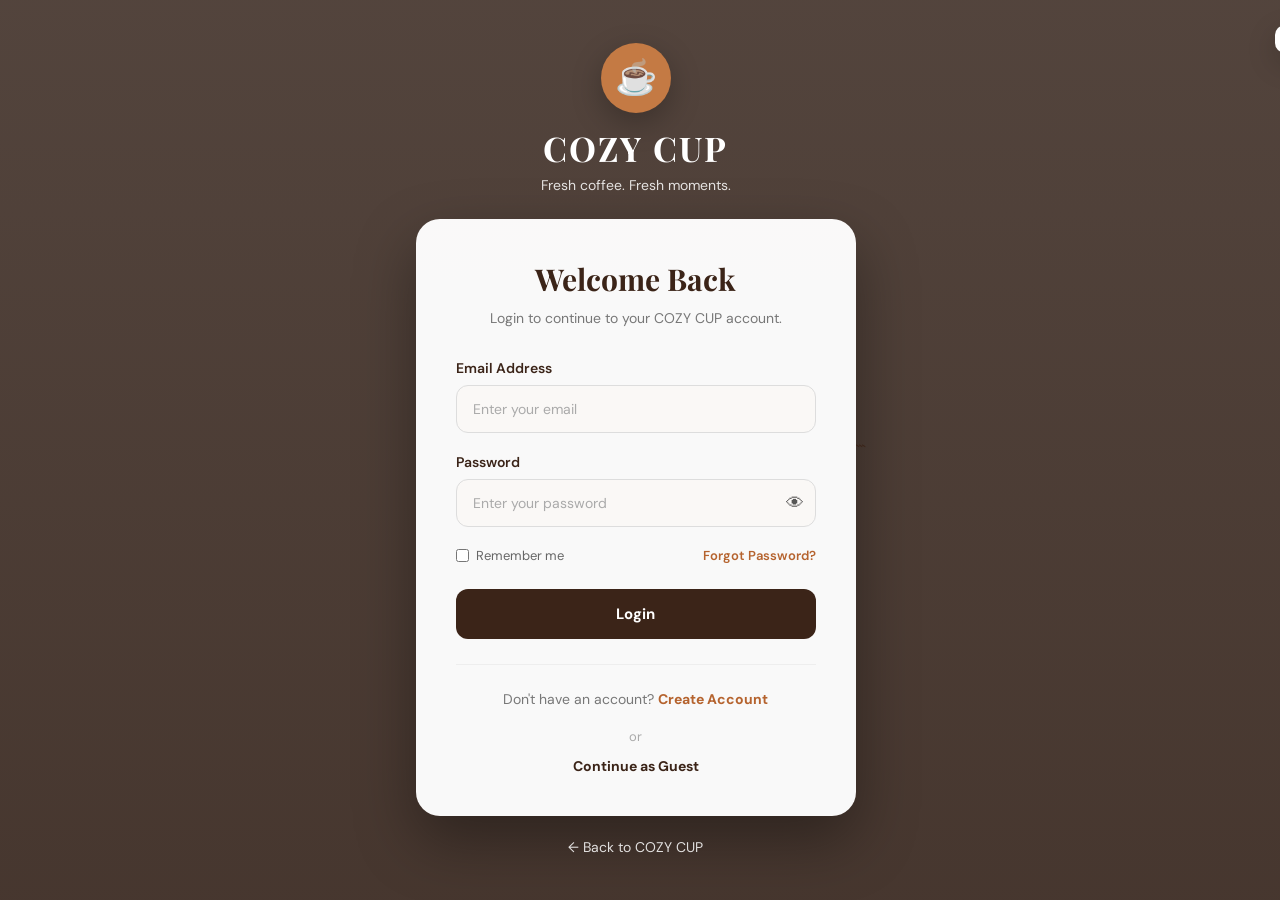
<file: index.html>
<!DOCTYPE html>

<html lang="en">

<head>
    <meta charset="UTF-8">
    <meta name="viewport" content="width=device-width, initial-scale=1.0">

    <title>COZY CUP</title>

    <link rel="stylesheet" href="style.css">

</head>

<body>

<!-- LOGIN PROTECTION -->
<script>
    const isLoggedIn = localStorage.getItem("cozyCupLoggedIn");

    if (isLoggedIn !== "true") {
        window.location.replace("login.html");
    }
</script>


<!-- =========================
     NAVIGATION
========================== -->

<header class="navbar">

    <div class="logo">
        ☕ COZY CUP
    </div>

    <nav class="nav-links">
        <a href="#home">Home</a>
        <a href="#menu">Menu</a>
        <a href="#about">About</a>
        <a href="#contact">Contact</a>
    </nav>

    <div class="nav-actions">

        <button
            id="darkModeToggle"
            class="icon-button"
            type="button"
            title="Toggle Dark Mode">
            🌙
        </button>

        <button
            id="cartButton"
            class="cart-button"
            type="button">

            🛒 Cart

            <span id="cartCount">0</span>

        </button>

        <button
            id="logoutButton"
            class="logout-button"
            type="button">

            Logout

        </button>

    </div>

</header>


<!-- =========================
     HOME / HERO
========================== -->

<section id="home" class="hero-section">

    <div class="hero-content">

        <span class="hero-label">
            WELCOME TO COZY CUP
        </span>

        <h1>
            Your Daily Cup of
            <span>Happiness</span>
        </h1>

        <p>
            Freshly brewed coffee, delicious treats,
            and a cozy place to relax.
        </p>

        <a href="#menu" class="hero-button">
            Explore Our Menu
        </a>

    </div>

</section>


<!-- =========================
     FEATURES
========================== -->

<section class="features-section">

    <div class="feature-card">

        <div class="feature-icon">
            ☕
        </div>

        <h3>Fresh Coffee</h3>

        <p>
            Freshly brewed coffee made with quality beans.
        </p>

    </div>


    <div class="feature-card">

        <div class="feature-icon">
            🍰
        </div>

        <h3>Delicious Treats</h3>

        <p>
            Enjoy pastries and desserts with your coffee.
        </p>

    </div>


    <div class="feature-card">

        <div class="feature-icon">
            ❤️
        </div>

        <h3>Made With Love</h3>

        <p>
            Every cup is prepared with care.
        </p>

    </div>

</section>


<!-- =========================
     MENU
========================== -->

<section id="menu" class="menu-section">

    <div class="section-heading">

        <span class="section-label">
            OUR MENU
        </span>

        <h2>
            Our <span>Menu</span>
        </h2>

        <p>
            Enjoy our freshly prepared coffee
            and delicious treats.
        </p>

    </div>


    <!-- SEARCH -->

    <div class="menu-search-container">

        <input
            type="text"
            id="menuSearch"
            placeholder="Search coffee or food..."
            autocomplete="off">

    </div>


    <!-- CATEGORY FILTER -->

    <div class="category-buttons">

        <button
            class="category-button active"
            data-category="all"
            type="button">
            All
        </button>

        <button
            class="category-button"
            data-category="coffee"
            type="button">
            Coffee
        </button>

        <button
            class="category-button"
            data-category="drink"
            type="button">
            Drinks
        </button>

        <button
            class="category-button"
            data-category="food"
            type="button">
            Food
        </button>

    </div>


    <!-- =========================
         MENU GRID
    ========================== -->

    <div class="menu-grid">


        <!-- CLASSIC KOPI -->

        <div
            class="coffee-card menu-item"
            data-category="coffee"
            data-name="Classic Kopi">

            <div class="coffee-image">

                <img
                    src="https://images.unsplash.com/photo-1498804103079-a6351b050096?auto=format&fit=crop&w=800&q=85"
                    alt="Classic Kopi">

            </div>

            <div class="coffee-content">

                <span class="menu-category">
                    COFFEE
                </span>

                <h3>Classic Kopi</h3>

                <p>
                    Traditional rich and aromatic coffee
                    perfect for starting your day.
                </p>

                <div class="coffee-bottom">

                    <span class="price">
                        ₱95
                    </span>

                    <button
                        class="coffee-order"
                        type="button"
                        data-name="Classic Kopi"
                        data-price="95"
                        data-image="https://images.unsplash.com/photo-1498804103079-a6351b050096?auto=format&fit=crop&w=800&q=85"
                        data-description="Traditional rich and aromatic coffee perfect for starting your day.">

                        Order

                    </button>

                </div>

            </div>

        </div>


        <!-- ICED KOPI -->

        <div
            class="coffee-card menu-item"
            data-category="coffee"
            data-name="Iced Kopi">

            <div class="coffee-image">

                <img
                    src="https://images.unsplash.com/photo-1517701604599-bb29b565090c?auto=format&fit=crop&w=800&q=85"
                    alt="Iced Kopi">

            </div>

            <div class="coffee-content">

                <span class="menu-category">
                    COFFEE
                </span>

                <h3>Iced Kopi</h3>

                <p>
                    Smooth coffee served cold with ice
                    for a refreshing taste.
                </p>

                <div class="coffee-bottom">

                    <span class="price">
                        ₱110
                    </span>

                    <button
                        class="coffee-order"
                        type="button"
                        data-name="Iced Kopi"
                        data-price="110"
                        data-image="https://images.unsplash.com/photo-1517701604599-bb29b565090c?auto=format&fit=crop&w=800&q=85"
                        data-description="Smooth coffee served cold with ice for a refreshing taste.">

                        Order

                    </button>

                </div>

            </div>

        </div>


        <!-- CARAMEL LATTE -->

        <div
            class="coffee-card menu-item"
            data-category="coffee"
            data-name="Caramel Latte">

            <div class="coffee-image">

                <img
                    src="https://images.unsplash.com/photo-1534778101976-62847782c213?auto=format&fit=crop&w=800&q=85"
                    alt="Caramel Latte">

            </div>

            <div class="coffee-content">

                <span class="menu-category">
                    COFFEE
                </span>

                <h3>Caramel Latte</h3>

                <p>
                    Creamy espresso blended with
                    smooth caramel and milk.
                </p>

                <div class="coffee-bottom">

                    <span class="price">
                        ₱130
                    </span>

                    <button
                        class="coffee-order"
                        type="button"
                        data-name="Caramel Latte"
                        data-price="130"
                        data-image="https://images.unsplash.com/photo-1534778101976-62847782c213?auto=format&fit=crop&w=800&q=85"
                        data-description="Creamy espresso blended with smooth caramel and milk.">

                        Order

                    </button>

                </div>

            </div>

        </div>


        <!-- CHOCOLATE MOCHA -->

        <div
            class="coffee-card menu-item"
            data-category="coffee"
            data-name="Chocolate Mocha">

            <div class="coffee-image">

                <img
                    src="https://images.unsplash.com/photo-1578314675249-a6910f80cc4e?auto=format&fit=crop&w=800&q=85"
                    alt="Chocolate Mocha">

            </div>

            <div class="coffee-content">

                <span class="menu-category">
                    COFFEE
                </span>

                <h3>Chocolate Mocha</h3>

                <p>
                    A delicious combination of coffee,
                    chocolate, and creamy milk.
                </p>

                <div class="coffee-bottom">

                    <span class="price">
                        ₱135
                    </span>

                    <button
                        class="coffee-order"
                        type="button"
                        data-name="Chocolate Mocha"
                        data-price="135"
                        data-image="https://images.unsplash.com/photo-1578314675249-a6910f80cc4e?auto=format&fit=crop&w=800&q=85"
                        data-description="A delicious combination of coffee, chocolate, and creamy milk.">

                        Order

                    </button>

                </div>

            </div>

        </div>


        <!-- BUTTER CROISSANT -->

        <div
            class="coffee-card menu-item"
            data-category="food"
            data-name="Butter Croissant">

            <div class="coffee-image">

                <img
                    src="https://images.unsplash.com/photo-1555507036-ab1f4038808a?auto=format&fit=crop&w=800&q=85"
                    alt="Butter Croissant">

            </div>

            <div class="coffee-content">

                <span class="menu-category">
                    FOOD
                </span>

                <h3>Butter Croissant</h3>

                <p>
                    Flaky and buttery pastry
                    freshly prepared for you.
                </p>

                <div class="coffee-bottom">

                    <span class="price">
                        ₱85
                    </span>

                    <button
                        class="normal-order"
                        type="button"
                        data-name="Butter Croissant"
                        data-price="85"
                        data-image="https://images.unsplash.com/photo-1555507036-ab1f4038808a?auto=format&fit=crop&w=800&q=85">

                        Add to Cart

                    </button>

                </div>

            </div>

        </div>


        <!-- CHOCOLATE CAKE -->

        <div
            class="coffee-card menu-item"
            data-category="food"
            data-name="Chocolate Cake">

            <div class="coffee-image">

                <img
                    src="https://images.unsplash.com/photo-1578985545062-69928b1d9587?auto=format&fit=crop&w=800&q=85"
                    alt="Chocolate Cake">

            </div>

            <div class="coffee-content">

                <span class="menu-category">
                    FOOD
                </span>

                <h3>Chocolate Cake</h3>

                <p>
                    Soft chocolate cake with
                    a rich chocolate flavor.
                </p>

                <div class="coffee-bottom">

                    <span class="price">
                        ₱120
                    </span>

                    <button
                        class="normal-order"
                        type="button"
                        data-name="Chocolate Cake"
                        data-price="120"
                        data-image="https://images.unsplash.com/photo-1578985545062-69928b1d9587?auto=format&fit=crop&w=800&q=85">

                        Add to Cart

                    </button>

                </div>

            </div>

        </div>


        <!-- CHEESECAKE -->

        <div
            class="coffee-card menu-item"
            data-category="food"
            data-name="Cheesecake">

            <div class="coffee-image">

                <img
                    src="https://images.unsplash.com/photo-1565958011703-44f9829ba187?auto=format&fit=crop&w=800&q=85"
                    alt="Cheesecake">

            </div>

            <div class="coffee-content">

                <span class="menu-category">
                    FOOD
                </span>

                <h3>Cheesecake</h3>

                <p>
                    Smooth and creamy cheesecake
                    with a delicious finish.
                </p>

                <div class="coffee-bottom">

                    <span class="price">
                        ₱125
                    </span>

                    <button
                        class="normal-order"
                        type="button"
                        data-name="Cheesecake"
                        data-price="125"
                        data-image="https://images.unsplash.com/photo-1565958011703-44f9829ba187?auto=format&fit=crop&w=800&q=85">

                        Add to Cart

                    </button>

                </div>

            </div>

        </div>


        <!-- CINNAMON ROLL -->

        <div
            class="coffee-card menu-item"
            data-category="food"
            data-name="Cinnamon Roll">

            <div class="coffee-image">

                <img
                    src="https://images.unsplash.com/photo-1509365465985-25d11c17e812?auto=format&fit=crop&w=800&q=85"
                    alt="Cinnamon Roll">

            </div>

            <div class="coffee-content">

                <span class="menu-category">
                    FOOD
                </span>

                <h3>Cinnamon Roll</h3>

                <p>
                    Soft cinnamon pastry with
                    a sweet and warm flavor.
                </p>

                <div class="coffee-bottom">

                    <span class="price">
                        ₱90
                    </span>

                    <button
                        class="normal-order"
                        type="button"
                        data-name="Cinnamon Roll"
                        data-price="90"
                        data-image="https://images.unsplash.com/photo-1509365465985-25d11c17e812?auto=format&fit=crop&w=800&q=85">

                        Add to Cart

                    </button>

                </div>

            </div>

        </div>

    </div>

</section>


<!-- =========================
     ABOUT
========================== -->

<section id="about" class="about-section">

    <div class="section-heading">

        <span class="section-label">
            ABOUT US
        </span>

        <h2>
            Welcome to <span>Cozy Cup</span>
        </h2>

    </div>

    <div class="about-content">

        <p>
            Cozy Cup is a coffee shop created for coffee
            lovers who want great drinks, delicious food,
            and a relaxing atmosphere.
        </p>

        <p>
            From classic coffee to sweet treats,
            every order is prepared with care.
        </p>

    </div>

</section>


<!-- =========================
     CONTACT
========================== -->

<section id="contact" class="contact-section">

    <div class="section-heading">

        <span class="section-label">
            CONTACT
        </span>

        <h2>
            Get in <span>Touch</span>
        </h2>

    </div>

    <div class="contact-info">

        <p>
            📍 Antipolo, Rizal
        </p>

        <p>
            📞 0912 345 6789
        </p>

        <p>
            ✉️ cozycup@email.com
        </p>

    </div>

</section>


<!-- =========================
     COFFEE CUSTOMIZATION MODAL
========================== -->

<div
    id="coffeeModal"
    class="modal">

    <div class="modal-content coffee-customization">

        <button
            id="closeCoffeeModal"
            class="close-modal"
            type="button">
            ×
        </button>


        <div class="custom-coffee-image">

            <img
                id="customCoffeeImage"
                src=""
                alt="Selected coffee">

        </div>


        <h2 id="customCoffeeName">
            Coffee
        </h2>

        <p id="customCoffeeDescription">
            Customize your coffee.
        </p>


        <!-- SIZE -->

        <div class="custom-option">

            <h3>
                Size
            </h3>

            <label>
                <input
                    type="radio"
                    name="coffeeSize"
                    value="Small"
                    data-price="0"
                    checked>

                Small
            </label>

            <label>
                <input
                    type="radio"
                    name="coffeeSize"
                    value="Medium"
                    data-price="20">

                Medium +₱20
            </label>

            <label>
                <input
                    type="radio"
                    name="coffeeSize"
                    value="Large"
                    data-price="35">

                Large +₱35
            </label>

        </div>


        <!-- MILK -->

        <div class="custom-option">

            <h3>
                Milk
            </h3>

            <select id="coffeeMilk">

                <option value="Regular" data-price="0">
                    Regular
                </option>

                <option value="Oat Milk" data-price="20">
                    Oat Milk +₱20
                </option>

                <option value="Soy Milk" data-price="15">
                    Soy Milk +₱15
                </option>

            </select>

        </div>


        <!-- SUGAR -->

        <div class="custom-option">

            <h3>
                Sugar Level
            </h3>

            <select id="coffeeSugar">

                <option value="0%">
                    0%
                </option>

                <option value="25%">
                    25%
                </option>

                <option value="50%" selected>
                    50%
                </option>

                <option value="75%">
                    75%
                </option>

                <option value="100%">
                    100%
                </option>

            </select>

        </div>


        <!-- ADD-ONS -->

        <div class="custom-option">

            <h3>
                Add-ons
            </h3>

            <label>
                <input
                    type="checkbox"
                    name="coffeeAddon"
                    value="Extra Shot"
                    data-price="30">

                Extra Shot +₱30
            </label>

            <label>
                <input
                    type="checkbox"
                    name="coffeeAddon"
                    value="Caramel"
                    data-price="15">

                Caramel +₱15
            </label>

            <label>
                <input
                    type="checkbox"
                    name="coffeeAddon"
                    value="Vanilla"
                    data-price="15">

                Vanilla +₱15
            </label>

            <label>
                <input
                    type="checkbox"
                    name="coffeeAddon"
                    value="Whipped Cream"
                    data-price="20">

                Whipped Cream +₱20
            </label>

        </div>


        <!-- QUANTITY -->

        <div class="quantity-section">

            <h3>
                Quantity
            </h3>

            <div class="quantity-controls">

                <button
                    id="decreaseCoffeeQty"
                    type="button">
                    −
                </button>

                <span id="coffeeQuantity">
                    1
                </span>

                <button
                    id="increaseCoffeeQty"
                    type="button">
                    +
                </button>

            </div>

        </div>


        <!-- TOTAL -->

        <div class="custom-total">

            Total:
            <strong id="customCoffeeTotal">
                ₱0
            </strong>

        </div>


        <!-- BUTTONS -->

        <div class="customization-buttons">

            <button
                id="saveCustomization"
                class="save-customization"
                type="button">

                Save Customization

            </button>

            <button
                id="addCustomCoffee"
                class="add-cart-button"
                type="button">

                Add to Cart

            </button>

        </div>

    </div>

</div>


<!-- =========================
     CART MODAL
========================== -->

<div
    id="cartModal"
    class="modal">

    <div class="modal-content cart-content">

        <button
            id="closeCart"
            class="close-modal"
            type="button">

            ×

        </button>

        <h2>
            Your Cart
        </h2>


        <div id="cartItems">

            <p class="empty-cart">
                Your cart is empty.
            </p>

        </div>


        <div class="cart-footer">

            <h3>
                Total:
                <span id="cartTotal">
                    ₱0
                </span>
            </h3>

            <button
                id="checkoutButton"
                class="checkout-button"
                type="button">

                Proceed to Checkout

            </button>

        </div>

    </div>

</div>


<!-- =========================
     CHECKOUT MODAL
========================== -->

<div
    id="checkoutModal"
    class="modal">

    <div class="modal-content checkout-content">

        <button
            id="closeCheckout"
            class="close-modal"
            type="button">

            ×

        </button>

        <h2>
            Checkout
        </h2>

        <form id="checkoutForm">

            <label for="customerName">
                Full Name
            </label>

            <input
                type="text"
                id="customerName"
                required>


            <label for="customerPhone">
                Phone Number
            </label>

            <input
                type="tel"
                id="customerPhone"
                required>


            <label for="orderType">
                Order Type
            </label>

            <select
                id="orderType"
                required>

                <option value="">
                    Select Order Type
                </option>

                <option value="Dine In">
                    Dine In
                </option>

                <option value="Take Out">
                    Take Out
                </option>

            </select>


            <label for="paymentMethod">
                Payment Method
            </label>

            <select
                id="paymentMethod"
                required>

                <option value="">
                    Select Payment Method
                </option>

                <option value="Cash">
                    Cash
                </option>

                <option value="GCash">
                    GCash
                </option>

            </select>


            <label for="orderNotes">
                Order Notes
            </label>

            <textarea
                id="orderNotes"
                rows="4"
                placeholder="Additional notes..."></textarea>


            <button
                type="submit"
                class="place-order-button">

                Place Order

            </button>

        </form>

    </div>

</div>


<!-- =========================
     TOAST
========================== -->

<div
    id="toast"
    class="toast">

    Item added to cart!

</div>


<!-- JAVASCRIPT -->

<script src="script.js?v=4"></script>

</body>

</html>
</file>
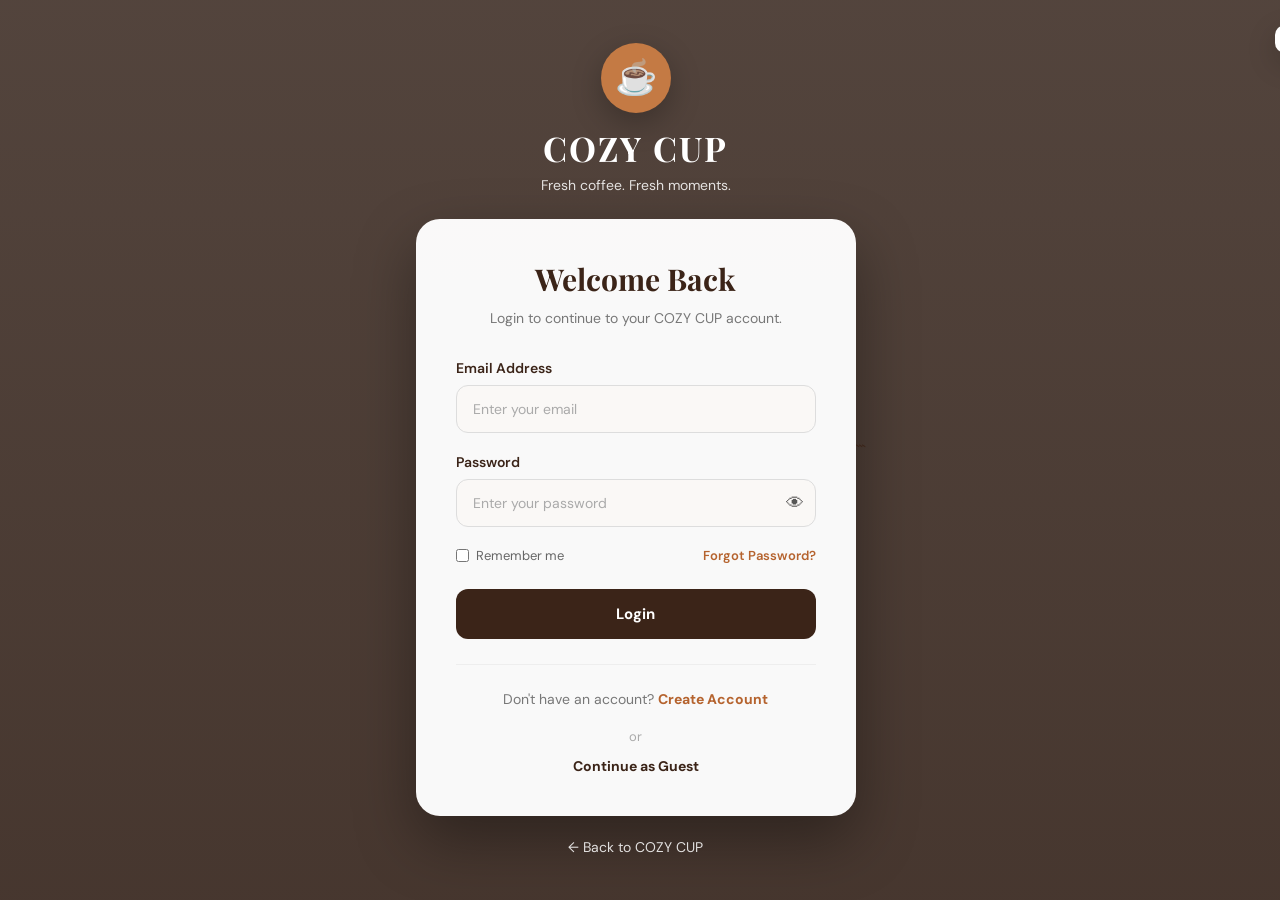
<file: cashier.html>
<!DOCTYPE html>
<html lang="en">

<head>
    <meta charset="UTF-8">
    <meta name="viewport" content="width=device-width, initial-scale=1.0">

    <title>COZY CUP - Cashier</title>

    <link rel="stylesheet" href="cashier.css">

    <link rel="preconnect" href="https://fonts.googleapis.com">
    <link rel="preconnect" href="https://fonts.gstatic.com" crossorigin>

    <link
        href="https://fonts.googleapis.com/css2?family=DM+Sans:wght@400;500;600;700&family=Playfair+Display:wght@600;700;800&display=swap"
        rel="stylesheet"
    >
</head>

<body>

    <!-- LOGIN PROTECTION -->
    <script>
        if (
            localStorage.getItem("cozyCupCashierLoggedIn") !== "true"
        ) {
            window.location.href = "login.html";
        }
    </script>


    <!-- SIDEBAR -->
    <aside class="sidebar">

        <div class="brand">
            <div class="brand-icon">☕</div>

            <div>
                <h2>COZY CUP</h2>
                <span>Cashier System</span>
            </div>
        </div>


        <nav class="sidebar-nav">

            <a href="#" class="nav-item active">
                <span>📊</span>
                Dashboard
            </a>

            <a href="#orders" class="nav-item">
                <span>🧾</span>
                Orders
            </a>

            <a href="#sales" class="nav-item">
                <span>💰</span>
                Sales
            </a>

        </nav>


        <div class="sidebar-bottom">

            <div class="cashier-profile">

                <div class="profile-icon">
                    👤
                </div>

                <div>
                    <strong id="cashierName">
                        Cashier
                    </strong>

                    <small>
                        Cashier Account
                    </small>
                </div>

            </div>


            <button
                id="logoutButton"
                class="logout-button"
            >
                🚪 Logout
            </button>

        </div>

    </aside>


    <!-- MAIN -->
    <main class="main-content">


        <!-- HEADER -->
        <header class="topbar">

            <div>
                <p class="welcome-text">
                    Welcome back
                </p>

                <h1>
                    Cashier Dashboard
                </h1>
            </div>


            <div class="date-box">

                <span>📅</span>

                <div>
                    <strong id="currentDate">
                        Loading...
                    </strong>

                    <small id="currentTime">
                        Loading...
                    </small>
                </div>

            </div>

        </header>


        <!-- STATS -->
        <section class="stats-grid">


            <div class="stat-card">

                <div class="stat-icon orders-icon">
                    🧾
                </div>

                <div>
                    <span>Total Orders</span>

                    <h2 id="totalOrders">
                        0
                    </h2>
                </div>

            </div>


            <div class="stat-card">

                <div class="stat-icon pending-icon">
                    ⏳
                </div>

                <div>
                    <span>Pending</span>

                    <h2 id="pendingOrders">
                        0
                    </h2>
                </div>

            </div>


            <div class="stat-card">

                <div class="stat-icon preparing-icon">
                    ☕
                </div>

                <div>
                    <span>Preparing</span>

                    <h2 id="preparingOrders">
                        0
                    </h2>
                </div>

            </div>


            <div class="stat-card">

                <div class="stat-icon sales-icon">
                    ₱
                </div>

                <div>
                    <span>Today's Sales</span>

                    <h2 id="todaySales">
                        ₱0.00
                    </h2>
                </div>

            </div>

        </section>


        <!-- ORDERS -->
        <section
            class="orders-section"
            id="orders"
        >

            <div class="section-header">

                <div>
                    <span class="section-label">
                        ORDER MANAGEMENT
                    </span>

                    <h2>
                        Customer Orders
                    </h2>
                </div>


                <button
                    id="refreshOrders"
                    class="refresh-button"
                >
                    ↻ Refresh
                </button>

            </div>


            <!-- FILTERS -->
            <div class="order-filters">

                <button
                    class="filter-button active"
                    data-filter="all"
                >
                    All
                </button>

                <button
                    class="filter-button"
                    data-filter="Pending"
                >
                    Pending
                </button>

                <button
                    class="filter-button"
                    data-filter="Preparing"
                >
                    Preparing
                </button>

                <button
                    class="filter-button"
                    data-filter="Ready"
                >
                    Ready
                </button>

                <button
                    class="filter-button"
                    data-filter="Completed"
                >
                    Completed
                </button>

            </div>


            <!-- ORDERS LIST -->
            <div
                id="ordersList"
                class="orders-list"
            >

                <div class="empty-orders">

                    <div>
                        🧾
                    </div>

                    <h3>
                        No orders yet
                    </h3>

                    <p>
                        Customer orders will appear here.
                    </p>

                </div>

            </div>

        </section>


        <!-- SALES -->
        <section
            class="sales-section"
            id="sales"
        >

            <div class="section-header">

                <div>
                    <span class="section-label">
                        SALES
                    </span>

                    <h2>
                        Sales Summary
                    </h2>
                </div>

            </div>


            <div class="sales-card">

                <div class="sales-main">

                    <span>
                        Today's Completed Sales
                    </span>

                    <h2 id="salesSummary">
                        ₱0.00
                    </h2>

                </div>


                <div class="sales-info">

                    <div>
                        <span>Completed Orders</span>

                        <strong id="completedOrders">
                            0
                        </strong>
                    </div>

                    <div>
                        <span>Average Order</span>

                        <strong id="averageOrder">
                            ₱0.00
                        </strong>
                    </div>

                </div>

            </div>

        </section>

    </main>


    <!-- PAYMENT MODAL -->
    <div
        id="paymentModal"
        class="modal"
    >

        <div class="modal-content">

            <button
                id="closePaymentModal"
                class="close-modal"
            >
                ×
            </button>

            <div class="modal-header">

                <span class="section-label">
                    PAYMENT
                </span>

                <h2>
                    Process Payment
                </h2>

                <p id="paymentOrderNumber">
                    Order
                </p>

            </div>


            <div class="payment-total">

                <span>Total Amount</span>

                <strong id="paymentTotal">
                    ₱0.00
                </strong>

            </div>


            <div class="form-group">

                <label>
                    Payment Method
                </label>

                <select id="paymentMethod">

                    <option value="Cash">
                        Cash
                    </option>

                    <option value="GCash">
                        GCash
                    </option>

                </select>

            </div>


            <div
                class="form-group"
                id="cashReceivedGroup"
            >

                <label>
                    Cash Received
                </label>

                <input
                    type="number"
                    id="cashReceived"
                    min="0"
                    step="0.01"
                    placeholder="Enter cash amount"
                >

            </div>


            <div class="change-box">

                <span>
                    Change
                </span>

                <strong id="changeAmount">
                    ₱0.00
                </strong>

            </div>


            <button
                id="confirmPayment"
                class="confirm-payment"
            >
                Confirm Payment
            </button>

        </div>

    </div>


    <!-- TOAST -->
    <div
        id="toast"
        class="toast"
    ></div>


    <script src="cashier.js"></script>

</body>
</html>
</file>
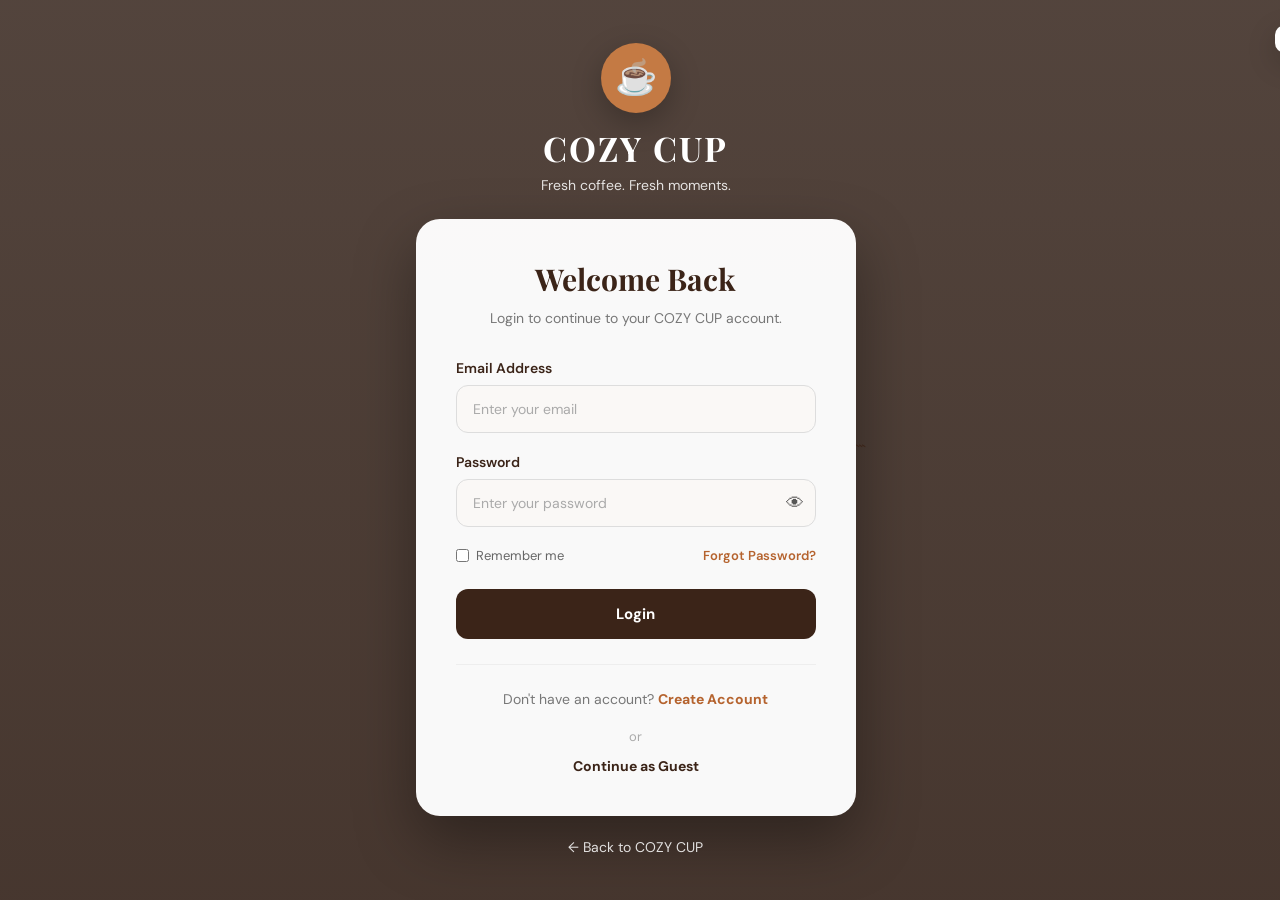
<file: login.html>
<!DOCTYPE html>
<html lang="en">
<head>
    <meta charset="UTF-8">
    <meta name="viewport" content="width=device-width, initial-scale=1.0">

    <title>COZY CUP - Login</title>

    <link rel="stylesheet" href="login.css">

    <link rel="preconnect" href="https://fonts.googleapis.com">
    <link rel="preconnect" href="https://fonts.gstatic.com" crossorigin>

    <link
        href="https://fonts.googleapis.com/css2?family=DM+Sans:wght@400;500;600;700&family=Playfair+Display:wght@600;700;800&display=swap"
        rel="stylesheet"
    >
</head>

<body class="login-page">

    <div class="login-container">

        <!-- LOGO -->
        <div class="login-logo">
            <div class="coffee-icon">☕</div>
            <h1>COZY CUP</h1>
            <p>Fresh coffee. Fresh moments.</p>
        </div>


        <!-- LOGIN BOX -->
        <div class="login-box">

            <h2>Welcome Back</h2>

            <p class="login-subtitle">
                Login to continue to your COZY CUP account.
            </p>


            <form id="loginForm">

                <!-- EMAIL -->
                <div class="form-group">

                    <label for="email">
                        Email Address
                    </label>

                    <input
                        type="email"
                        id="email"
                        placeholder="Enter your email"
                        required
                    >

                </div>


                <!-- PASSWORD -->
                <div class="form-group">

                    <label for="password">
                        Password
                    </label>

                    <div class="password-wrapper">

                        <input
                            type="password"
                            id="password"
                            placeholder="Enter your password"
                            required
                        >

                        <button
                            type="button"
                            id="togglePassword"
                            class="toggle-password"
                        >
                            👁
                        </button>

                    </div>

                </div>


                <!-- REMEMBER / FORGOT -->
                <div class="login-options">

                    <label class="remember">

                        <input
                            type="checkbox"
                            id="rememberMe"
                        >

                        Remember me

                    </label>

                    <a href="#" id="forgotPassword">
                        Forgot Password?
                    </a>

                </div>


                <!-- LOGIN BUTTON -->
                <button
                    type="submit"
                    class="login-button"
                >
                    Login
                </button>

            </form>


            <!-- REGISTER -->
            <div class="register-link">

                <p>
                    Don't have an account?
                    <a href="register.html">
                        Create Account
                    </a>
                </p>

            </div>


            <!-- CONTINUE AS GUEST -->
            <div class="guest-login">

                <span>or</span>

                <a href="index.html">
                    Continue as Guest
                </a>

            </div>

        </div>


        <!-- BACK TO WEBSITE -->
        <a
            href="index.html"
            class="back-home"
        >
            ← Back to COZY CUP
        </a>

    </div>


    <div
        id="loginMessage"
        class="login-message"
    ></div>


    <script src="login.js"></script>

</body>
</html>
```
</file>
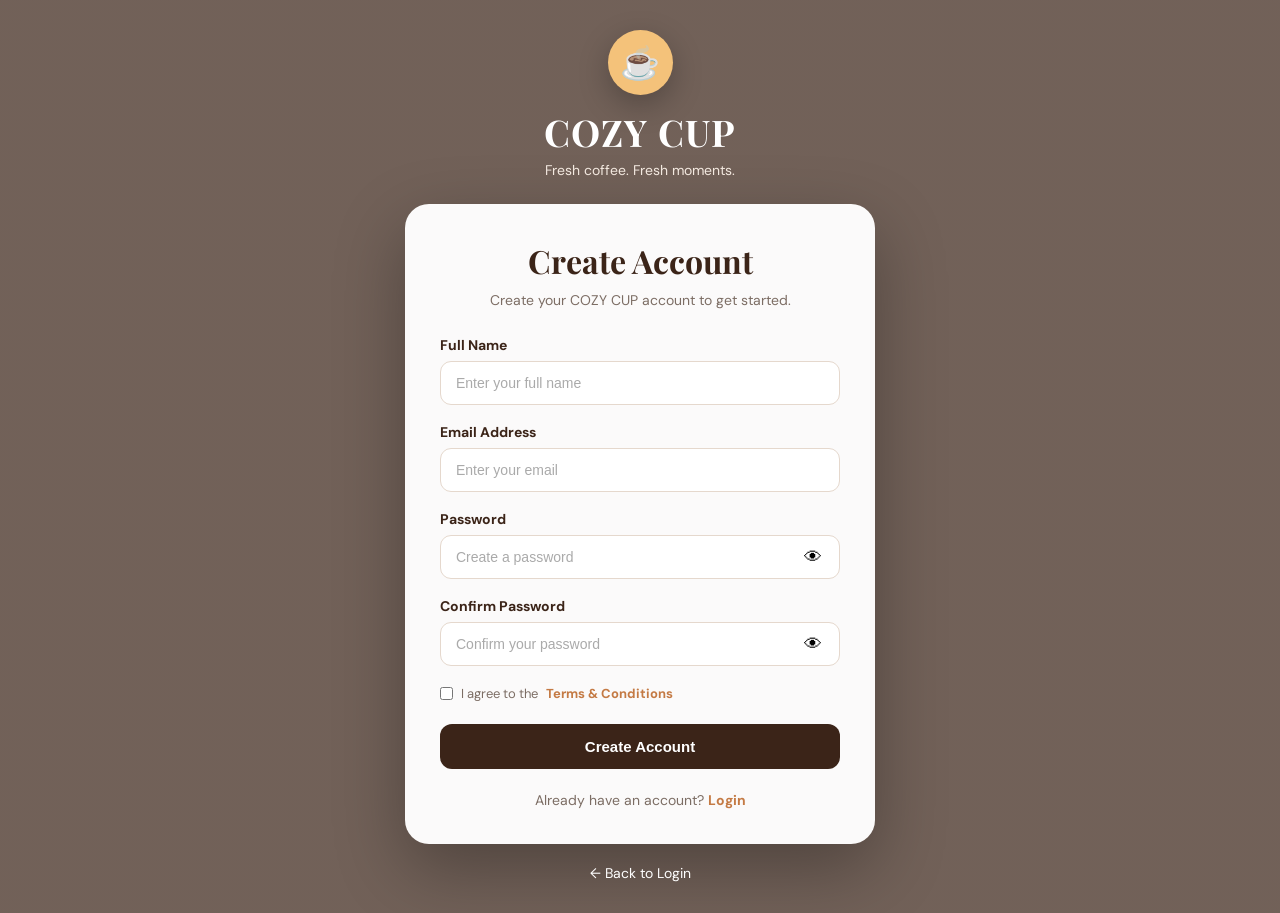
<file: register.html>
<!DOCTYPE html>
<html lang="en">
<head>
    <meta charset="UTF-8">
    <meta name="viewport" content="width=device-width, initial-scale=1.0">

    <title>COZY CUP - Register</title>

    <link rel="stylesheet" href="register.css">

    <!-- Google Fonts -->
    <link rel="preconnect" href="https://fonts.googleapis.com">
    <link rel="preconnect" href="https://fonts.gstatic.com" crossorigin>

    <link
        href="https://fonts.googleapis.com/css2?family=DM+Sans:wght@400;500;600;700&family=Playfair+Display:wght@600;700;800&display=swap"
        rel="stylesheet"
    >
</head>

<body class="register-page">

    <div class="register-container">

        <!-- LOGO -->
        <div class="register-logo">

            <div class="coffee-icon">
                ☕
            </div>

            <h1>COZY CUP</h1>

            <p>
                Fresh coffee. Fresh moments.
            </p>

        </div>


        <!-- REGISTER BOX -->
        <div class="register-box">

            <h2>Create Account</h2>

            <p class="register-subtitle">
                Create your COZY CUP account to get started.
            </p>


            <form id="registerForm">

                <!-- FULL NAME -->
                <div class="form-group">

                    <label for="fullname">
                        Full Name
                    </label>

                    <input
                        type="text"
                        id="fullname"
                        placeholder="Enter your full name"
                        required
                    >

                </div>


                <!-- EMAIL -->
                <div class="form-group">

                    <label for="email">
                        Email Address
                    </label>

                    <input
                        type="email"
                        id="email"
                        placeholder="Enter your email"
                        required
                    >

                </div>


                <!-- PASSWORD -->
                <div class="form-group">

                    <label for="password">
                        Password
                    </label>

                    <div class="password-wrapper">

                        <input
                            type="password"
                            id="password"
                            placeholder="Create a password"
                            required
                        >

                        <button
                            type="button"
                            id="togglePassword"
                            class="toggle-password"
                        >
                            👁
                        </button>

                    </div>

                </div>


                <!-- CONFIRM PASSWORD -->
                <div class="form-group">

                    <label for="confirmPassword">
                        Confirm Password
                    </label>

                    <div class="password-wrapper">

                        <input
                            type="password"
                            id="confirmPassword"
                            placeholder="Confirm your password"
                            required
                        >

                        <button
                            type="button"
                            id="toggleConfirmPassword"
                            class="toggle-password"
                        >
                            👁
                        </button>

                    </div>

                </div>


                <!-- TERMS -->
                <div class="terms">

                    <label>

                        <input
                            type="checkbox"
                            id="terms"
                            required
                        >

                        I agree to the
                        <a href="#">
                            Terms & Conditions
                        </a>

                    </label>

                </div>


                <!-- REGISTER BUTTON -->
                <button
                    type="submit"
                    class="register-button"
                >
                    Create Account
                </button>

            </form>


            <!-- LOGIN LINK -->
            <div class="login-link">

                <p>

                    Already have an account?

                    <a href="login.html">
                        Login
                    </a>

                </p>

            </div>


        </div>


        <!-- BACK TO WEBSITE -->
        <a
            href="login.html"
            class="back-login"
        >
            ← Back to Login
        </a>

    </div>


    <!-- MESSAGE -->
    <div
        id="registerMessage"
        class="register-message"
    ></div>


    <script src="register.js"></script>

</body>
</html>
</file>
<file: style.css>
/* =========================================================
   COZY CUP — MODERN COFFEE SHOP UI
   Same color palette — completely refreshed layout
========================================================= */

@import url('https://fonts.googleapis.com/css2?family=DM+Sans:wght@400;500;600;700;800&family=Playfair+Display:wght@500;600;700;800&display=swap');

/* =========================================================
   RESET
========================================================= */

* {
    margin: 0;
    padding: 0;
    box-sizing: border-box;
}

html {
    scroll-behavior: smooth;
    scroll-padding-top: 90px;
}

body {
    font-family: "DM Sans", Arial, sans-serif;
    background: #f5eee6;
    color: #3b2418;
    line-height: 1.6;
    overflow-x: hidden;
    transition: background 0.3s ease, color 0.3s ease;
}

button,
input,
select,
textarea {
    font-family: inherit;
}

button {
    cursor: pointer;
}

a {
    text-decoration: none;
    color: inherit;
}

img {
    max-width: 100%;
    display: block;
}

/* =========================================================
   VARIABLES
========================================================= */

:root {
    --coffee: #3b2418;
    --coffee-light: #5a3928;
    --caramel: #c47a44;
    --gold: #f4c27a;
    --cream: #f5eee6;
    --card: #ffffff;
    --text: #3b2418;
    --muted: #7c6d64;
    --border: #e5d8cd;
    --white: #ffffff;
    --danger: #c74c4c;

    --shadow-sm:
        0 8px 25px rgba(59, 36, 24, 0.08);

    --shadow-md:
        0 18px 45px rgba(59, 36, 24, 0.13);

    --shadow-lg:
        0 30px 80px rgba(59, 36, 24, 0.20);

    --radius-sm: 12px;
    --radius-md: 18px;
    --radius-lg: 28px;
}

/* =========================================================
   DARK MODE
========================================================= */

body.dark-mode {
    --cream: #18120f;
    --card: #241b17;
    --text: #f7eee7;
    --muted: #c4b5aa;
    --border: #45352c;

    background: #18120f;
    color: #f7eee7;
}

/* =========================================================
   NAVBAR
========================================================= */

.navbar {
    position: sticky;
    top: 14px;
    z-index: 5000;

    width: calc(100% - 40px);
    max-width: 1400px;
    min-height: 72px;

    margin: 14px auto 0;
    padding: 10px 14px 10px 22px;

    display: flex;
    align-items: center;
    justify-content: space-between;
    gap: 20px;

    background: rgba(59, 36, 24, 0.96);
    color: white;

    border: 1px solid rgba(255, 255, 255, 0.10);
    border-radius: 22px;

    backdrop-filter: blur(20px);

    box-shadow:
        0 12px 40px rgba(59, 36, 24, 0.22);

    transition: 0.3s ease;
}

/* =========================================================
   LOGO
========================================================= */

.logo {
    display: flex;
    align-items: center;
    gap: 10px;

    color: white;

    font-size: 1.15rem;
    font-weight: 800;
    letter-spacing: 1px;

    white-space: nowrap;

    transition: 0.25s ease;
}

.logo:hover {
    color: var(--gold);
    transform: translateY(-1px);
}

.logo-icon {
    width: 42px;
    height: 42px;

    display: grid;
    place-items: center;

    background: var(--caramel);
    color: white;

    border-radius: 14px;

    font-size: 20px;

    box-shadow:
        0 5px 15px rgba(196, 122, 68, 0.25);
}

/* =========================================================
   NAV LINKS
========================================================= */

.nav-links {
    display: flex;
    align-items: center;
    gap: 8px;
}

.nav-links a {
    position: relative;

    color: rgba(255, 255, 255, 0.78);

    font-size: 14px;
    font-weight: 600;

    padding: 10px 15px;
    border-radius: 12px;

    transition: 0.25s ease;
}

.nav-links a:hover {
    color: white;
    background: rgba(255, 255, 255, 0.09);
}

.nav-links a::after {
    content: "";

    position: absolute;

    left: 50%;
    bottom: 4px;

    width: 0;
    height: 2px;

    background: var(--gold);
    border-radius: 10px;

    transform: translateX(-50%);

    transition: width 0.25s ease;
}

.nav-links a:hover::after {
    width: 20px;
}

/* =========================================================
   NAV ACTIONS
========================================================= */

.nav-actions {
    display: flex;
    align-items: center;
    gap: 7px;
}

/* =========================================================
   DARK MODE
========================================================= */

.icon-button {
    width: 42px;
    height: 42px;

    display: grid;
    place-items: center;

    border: 1px solid rgba(255, 255, 255, 0.10);
    border-radius: 13px;

    background: rgba(255, 255, 255, 0.08);
    color: white;

    font-size: 17px;

    transition: 0.25s ease;
}

.icon-button:hover {
    background: var(--gold);
    color: var(--coffee);
    transform: translateY(-2px) rotate(5deg);
}

/* =========================================================
   CART
========================================================= */

.cart-button {
    border: none;

    background: var(--caramel);
    color: white;

    border-radius: 13px;

    padding: 11px 17px;

    font-weight: 700;

    box-shadow:
        0 6px 18px rgba(196, 122, 68, 0.22);

    transition: 0.25s ease;
}

.cart-button:hover {
    background: #a96134;
    transform: translateY(-2px);

    box-shadow:
        0 10px 25px rgba(196, 122, 68, 0.30);
}

#cartCount {
    display: inline-flex;

    align-items: center;
    justify-content: center;

    min-width: 22px;
    height: 22px;

    margin-left: 5px;
    padding: 2px 6px;

    border-radius: 50%;

    background: white;
    color: var(--coffee);

    font-size: 11px;
    font-weight: 800;
}

/* =========================================================
   LOGOUT
========================================================= */

.logout-button {
    border: 1px solid rgba(244, 194, 122, 0.8);

    background: transparent;
    color: var(--gold);

    border-radius: 13px;

    padding: 10px 15px;

    font-size: 13px;
    font-weight: 700;

    transition: 0.25s ease;
}

.logout-button:hover {
    background: var(--gold);
    color: var(--coffee);

    transform: translateY(-2px);
}

/* =========================================================
   HERO
========================================================= */

.hero-section {
    position: relative;

    min-height: 720px;

    margin-top: -86px;

    display: flex;
    align-items: center;

    padding: 160px 8% 100px;

    overflow: hidden;

    background-image:
        linear-gradient(
            90deg,
            rgba(31, 18, 12, 0.88) 0%,
            rgba(31, 18, 12, 0.68) 45%,
            rgba(31, 18, 12, 0.30) 100%
        ),
        url("https://images.unsplash.com/photo-1495474472287-4d71bcdd2085?auto=format&fit=crop&w=1800&q=90");

    background-size: cover;
    background-position: center;
    background-repeat: no-repeat;
}

/* Decorative glow */

.hero-section::before {
    content: "";

    position: absolute;

    width: 500px;
    height: 500px;

    right: -180px;
    bottom: -250px;

    border-radius: 50%;

    background: rgba(244, 194, 122, 0.14);

    filter: blur(10px);
}

.hero-section::after {
    content: "";

    position: absolute;

    inset: auto 0 0;

    height: 150px;

    background:
        linear-gradient(
            transparent,
            rgba(245, 238, 230, 0.9)
        );

    pointer-events: none;
}

.hero-content {
    position: relative;
    z-index: 2;

    max-width: 800px;

    color: white;

    animation: heroFade 0.8s ease;
}

@keyframes heroFade {
    from {
        opacity: 0;
        transform: translateY(30px);
    }

    to {
        opacity: 1;
        transform: translateY(0);
    }
}

.hero-label {
    display: inline-flex;

    align-items: center;
    gap: 10px;

    margin-bottom: 20px;

    color: var(--gold);

    font-size: 12px;
    font-weight: 800;

    letter-spacing: 3px;
}

.hero-label::before {
    content: "";

    width: 35px;
    height: 2px;

    background: var(--gold);
}

.hero-content h1 {
    max-width: 800px;

    font-family: "Playfair Display", Georgia, serif;

    font-size: clamp(3.5rem, 7vw, 6.5rem);

    line-height: 0.98;

    letter-spacing: -2px;
}

.hero-content h1 span {
    color: var(--gold);
}

.hero-content p {
    max-width: 590px;

    margin-top: 27px;

    color: #f3e9e0;

    font-size: 1.05rem;

    line-height: 1.8;
}

.hero-button {
    display: inline-flex;

    align-items: center;
    justify-content: center;

    margin-top: 35px;

    padding: 15px 25px;

    border-radius: 14px;

    background: var(--gold);
    color: var(--coffee);

    font-weight: 800;

    box-shadow:
        0 12px 30px rgba(0, 0, 0, 0.22);

    transition: 0.25s ease;
}

.hero-button:hover {
    background: white;

    transform: translateY(-4px);

    box-shadow:
        0 18px 35px rgba(0, 0, 0, 0.28);
}

/* =========================================================
   FEATURES
========================================================= */

.features-section {
    position: relative;
    z-index: 10;

    width: min(1150px, 90%);

    margin: -70px auto 0;

    display: grid;

    grid-template-columns:
        repeat(3, 1fr);

    gap: 18px;

    padding-bottom: 70px;
}

.feature-card {
    position: relative;

    padding: 30px 28px;

    background: rgba(255, 255, 255, 0.94);

    border: 1px solid rgba(229, 216, 205, 0.9);

    border-radius: 22px;

    text-align: center;

    box-shadow:
        0 18px 45px rgba(59, 36, 24, 0.10);

    overflow: hidden;

    transition: 0.3s ease;
}

.feature-card::before {
    content: "";

    position: absolute;

    top: 0;
    left: 0;

    width: 100%;
    height: 4px;

    background:
        linear-gradient(
            90deg,
            var(--coffee),
            var(--caramel),
            var(--gold)
        );
}

.feature-card:hover {
    transform: translateY(-10px);

    box-shadow:
        0 25px 55px rgba(59, 36, 24, 0.15);
}

.feature-icon {
    width: 65px;
    height: 65px;

    margin: 0 auto 18px;

    display: grid;
    place-items: center;

    background: #f5e2d2;

    border-radius: 20px;

    font-size: 28px;

    transition: 0.3s ease;
}

.feature-card:hover .feature-icon {
    transform: rotate(-5deg) scale(1.08);

    border-radius: 50%;
}

.feature-card h3 {
    margin-bottom: 8px;

    color: var(--text);

    font-size: 18px;
}

.feature-card p {
    color: var(--muted);

    line-height: 1.7;

    font-size: 14px;
}

/* =========================================================
   MENU SECTION
========================================================= */

.menu-section {
    width: min(1250px, 92%);

    margin: auto;

    padding: 100px 0;
}

.section-heading {
    text-align: center;

    margin-bottom: 35px;
}

.section-label {
    display: inline-flex;

    align-items: center;
    gap: 10px;

    color: var(--caramel);

    font-size: 12px;
    font-weight: 800;

    letter-spacing: 2.5px;

    margin-bottom: 10px;
}

.section-label::before,
.section-label::after {
    content: "";

    width: 22px;
    height: 1px;

    background: var(--caramel);
}

.section-heading h2 {
    font-family: "Playfair Display", Georgia, serif;

    color: var(--text);

    font-size: clamp(2.5rem, 5vw, 4rem);

    line-height: 1.1;

    letter-spacing: -1px;
}

.section-heading h2 span {
    color: var(--caramel);
}

.section-heading p {
    max-width: 650px;

    margin: 15px auto 0;

    color: var(--muted);

    line-height: 1.7;
}

/* =========================================================
   SEARCH
========================================================= */

.menu-search-container {
    width: min(600px, 100%);

    margin: 0 auto 20px;

    position: relative;
}

.menu-search-container::before {
    content: "⌕";

    position: absolute;

    left: 18px;
    top: 50%;

    transform: translateY(-52%);

    color: var(--caramel);

    font-size: 23px;

    z-index: 2;
}

#menuSearch {
    width: 100%;

    padding: 17px 20px 17px 50px;

    border: 1px solid var(--border);

    border-radius: 18px;

    outline: none;

    background: var(--card);

    color: var(--text);

    font-size: 15px;

    box-shadow:
        0 8px 25px rgba(59, 36, 24, 0.06);

    transition: 0.25s ease;
}

#menuSearch::placeholder {
    color: var(--muted);
}

#menuSearch:focus {
    border-color: var(--caramel);

    transform: translateY(-2px);

    box-shadow:
        0 0 0 4px rgba(196, 122, 68, 0.10),
        0 12px 30px rgba(59, 36, 24, 0.10);
}

/* =========================================================
   CATEGORY BUTTONS
========================================================= */

.category-buttons {
    display: flex;

    justify-content: center;
    flex-wrap: wrap;

    gap: 9px;

    margin-bottom: 45px;
}

.category-button {
    border: 1px solid var(--border);

    background: var(--card);
    color: var(--muted);

    padding: 10px 20px;

    border-radius: 40px;

    font-size: 13px;
    font-weight: 700;

    transition: 0.25s ease;
}

.category-button:hover {
    color: var(--coffee);

    border-color: var(--caramel);

    transform: translateY(-2px);
}

.category-button.active {
    background: var(--coffee);
    color: white;

    border-color: var(--coffee);

    box-shadow:
        0 8px 20px rgba(59, 36, 24, 0.16);
}

/* =========================================================
   MENU GRID
========================================================= */

.menu-grid {
    display: grid;

    grid-template-columns:
        repeat(4, minmax(0, 1fr));

    gap: 22px;
}

/* =========================================================
   MENU CARD
========================================================= */

.menu-item {
    position: relative;

    overflow: hidden;

    display: flex;
    flex-direction: column;

    background: var(--card);

    border: 1px solid var(--border);

    border-radius: 24px;

    box-shadow:
        0 8px 25px rgba(59, 36, 24, 0.06);

    transition:
        transform 0.35s ease,
        box-shadow 0.35s ease,
        border-color 0.35s ease;
}

.menu-item:hover {
    transform: translateY(-10px);

    border-color: rgba(196, 122, 68, 0.45);

    box-shadow:
        0 25px 55px rgba(59, 36, 24, 0.15);
}

.menu-item.hidden {
    display: none;
}

/* =========================================================
   MENU IMAGE
========================================================= */

.coffee-image {
    position: relative;

    height: 250px;

    overflow: hidden;

    background: #e6d5c4;
}

.coffee-image img {
    width: 100%;
    height: 100%;

    object-fit: cover;

    transition:
        transform 0.6s ease,
        filter 0.4s ease;
}

.coffee-image::after {
    content: "";

    position: absolute;

    inset: 0;

    background:
        linear-gradient(
            to top,
            rgba(31, 18, 12, 0.45),
            transparent 50%
        );

    pointer-events: none;
}

.menu-item:hover .coffee-image img {
    transform: scale(1.10);

    filter: saturate(1.08);
}

/* =========================================================
   MENU CONTENT
========================================================= */

.coffee-content {
    padding: 22px;

    display: flex;
    flex-direction: column;

    flex: 1;
}

.menu-category {
    display: inline-flex;

    width: fit-content;

    padding: 5px 9px;

    background: #f7e7d8;

    color: var(--caramel);

    border-radius: 7px;

    font-size: 10px;
    font-weight: 800;

    letter-spacing: 1.3px;
}

.coffee-content h3 {
    color: var(--text);

    font-family: "Playfair Display", Georgia, serif;

    font-size: 1.4rem;

    margin: 12px 0 7px;
}

.coffee-content p {
    color: var(--muted);

    line-height: 1.65;

    font-size: 13px;

    margin-bottom: 20px;
}

.coffee-bottom {
    display: flex;

    align-items: center;
    justify-content: space-between;

    gap: 10px;

    margin-top: auto;
}

.price {
    color: var(--caramel);

    font-size: 1.2rem;

    font-weight: 800;
}

/* =========================================================
   ORDER BUTTON
========================================================= */

.coffee-order,
.normal-order {
    border: none;

    background: var(--coffee);
    color: white;

    padding: 10px 14px;

    border-radius: 11px;

    font-size: 13px;
    font-weight: 700;

    transition: 0.25s ease;
}

.coffee-order:hover,
.normal-order:hover {
    background: var(--caramel);

    transform: translateY(-2px);

    box-shadow:
        0 8px 20px rgba(196, 122, 68, 0.25);
}

/* =========================================================
   ABOUT
========================================================= */

.about-section {
    width: min(1100px, 92%);

    margin: 50px auto;

    padding: 100px 0;

    text-align: center;
}

.about-content {
    max-width: 780px;

    margin: auto;

    padding: 40px;

    background: var(--card);

    border: 1px solid var(--border);

    border-radius: 25px;

    box-shadow: var(--shadow-sm);
}

.about-content p {
    color: var(--muted);

    line-height: 1.9;

    margin-bottom: 15px;

    font-size: 16px;
}

.about-content p:last-child {
    margin-bottom: 0;
}

/* =========================================================
   CONTACT
========================================================= */

.contact-section {
    position: relative;

    padding: 100px 5%;

    background:
        linear-gradient(
            135deg,
            #3b2418,
            #5a3928
        );

    color: white;

    text-align: center;

    overflow: hidden;
}

.contact-section::before {
    content: "☕";

    position: absolute;

    right: 8%;
    top: 20px;

    font-size: 180px;

    opacity: 0.04;

    transform: rotate(-15deg);
}

.contact-section .section-heading h2 {
    color: white;
}

.contact-section .section-label {
    color: var(--gold);
}

.contact-info {
    max-width: 650px;

    margin: 35px auto 0;

    display: grid;

    grid-template-columns:
        repeat(3, 1fr);

    gap: 15px;
}

.contact-info p {
    margin: 0;

    padding: 18px 12px;

    background: rgba(255, 255, 255, 0.07);

    border: 1px solid rgba(255, 255, 255, 0.08);

    border-radius: 15px;

    color: #d9cbc0;

    font-size: 14px;

    transition: 0.25s ease;
}

.contact-info p:hover {
    background: rgba(255, 255, 255, 0.12);

    transform: translateY(-3px);
}

/* =========================================================
   MODALS
========================================================= */

.modal {
    position: fixed;

    inset: 0;

    z-index: 9000;

    display: none;

    align-items: center;
    justify-content: center;

    padding: 20px;

    background:
        rgba(20, 10, 6, 0.76);

    backdrop-filter: blur(8px);

    overflow-y: auto;
}

.modal.active {
    display: flex;
}

.modal-content {
    position: relative;

    width: 100%;

    max-width: 600px;
    max-height: 90vh;

    overflow-y: auto;

    padding: 35px;

    background: var(--card);
    color: var(--text);

    border: 1px solid var(--border);

    border-radius: 26px;

    box-shadow: var(--shadow-lg);

    animation: modalOpen 0.3s ease;
}

@keyframes modalOpen {
    from {
        opacity: 0;

        transform:
            translateY(25px)
            scale(0.96);
    }

    to {
        opacity: 1;

        transform:
            translateY(0)
            scale(1);
    }
}

/* =========================================================
   CLOSE BUTTON
========================================================= */

.close-modal {
    position: absolute;

    top: 15px;
    right: 15px;

    width: 40px;
    height: 40px;

    border: none;

    border-radius: 50%;

    background: #ead7c5;
    color: var(--coffee);

    font-size: 25px;
    line-height: 1;

    transition: 0.25s ease;

    z-index: 5;
}

.close-modal:hover {
    background: var(--caramel);
    color: white;

    transform: rotate(90deg);
}

/* =========================================================
   COFFEE CUSTOMIZATION
========================================================= */

.custom-coffee-image {
    width: 100%;
    height: 240px;

    margin-bottom: 22px;

    overflow: hidden;

    border-radius: 18px;
}

.custom-coffee-image img {
    width: 100%;
    height: 100%;

    object-fit: cover;
}

.coffee-customization h2 {
    color: var(--text);

    font-family: "Playfair Display", Georgia, serif;

    font-size: 2.1rem;

    margin-bottom: 8px;
}

.coffee-customization > p {
    color: var(--muted);

    line-height: 1.6;

    margin-bottom: 25px;
}

.custom-option {
    margin-bottom: 22px;

    padding: 17px;

    background:
        rgba(245, 238, 230, 0.55);

    border: 1px solid var(--border);

    border-radius: 15px;
}

body.dark-mode .custom-option {
    background: rgba(255, 255, 255, 0.03);
}

.custom-option h3,
.quantity-section h3 {
    color: var(--text);

    font-size: 15px;

    margin-bottom: 10px;
}

.custom-option label {
    display: block;

    color: var(--text);

    margin: 9px 0;

    font-size: 14px;
}

.custom-option input[type="radio"],
.custom-option input[type="checkbox"] {
    margin-right: 8px;

    accent-color: var(--caramel);
}

.custom-option select {
    width: 100%;

    padding: 13px 15px;

    border: 1px solid var(--border);

    border-radius: 12px;

    outline: none;

    background: var(--card);
    color: var(--text);
}

.custom-option select:focus {
    border-color: var(--caramel);
}

/* =========================================================
   QUANTITY
========================================================= */

.quantity-section {
    margin: 25px 0;
}

.quantity-controls {
    display: flex;

    align-items: center;
    justify-content: center;

    gap: 15px;
}

.quantity-controls button {
    width: 40px;
    height: 40px;

    border: none;

    border-radius: 12px;

    background: var(--coffee);
    color: white;

    font-size: 20px;

    transition: 0.2s ease;
}

.quantity-controls button:hover {
    background: var(--caramel);

    transform: scale(1.07);
}

#coffeeQuantity {
    min-width: 35px;

    text-align: center;

    color: var(--text);

    font-weight: 800;

    font-size: 18px;
}

/* =========================================================
   TOTAL
========================================================= */

.custom-total {
    display: flex;

    align-items: center;
    justify-content: space-between;

    margin-top: 25px;

    padding: 18px 0;

    border-top: 1px solid var(--border);

    color: var(--text);

    font-size: 18px;
}

.custom-total strong {
    color: var(--caramel);

    font-size: 1.5rem;
}

/* =========================================================
   CUSTOMIZATION BUTTONS
========================================================= */

.customization-buttons {
    display: grid;

    grid-template-columns:
        1fr 1fr;

    gap: 12px;

    margin-top: 20px;
}

.save-customization,
.add-cart-button {
    padding: 14px;

    border-radius: 13px;

    font-weight: 700;

    transition: 0.25s ease;
}

.save-customization {
    border: 1px solid var(--caramel);

    background: transparent;

    color: var(--caramel);
}

.save-customization:hover {
    background: var(--caramel);

    color: white;
}

.add-cart-button {
    border: none;

    background: var(--coffee);

    color: white;
}

.add-cart-button:hover {
    background: var(--caramel);

    transform: translateY(-2px);
}

/* =========================================================
   CART
========================================================= */

.cart-content {
    max-width: 720px;
}

.cart-content h2 {
    color: var(--text);

    font-family: "Playfair Display", Georgia, serif;

    font-size: 2.2rem;

    margin-bottom: 25px;
}

#cartItems {
    display: grid;

    gap: 12px;
}

.empty-cart {
    text-align: center;

    padding: 55px 20px;

    color: var(--muted);
}

/* =========================================================
   CART ITEM
========================================================= */

.cart-item {
    display: flex;

    align-items: center;

    gap: 15px;

    padding: 12px;

    border: 1px solid var(--border);

    border-radius: 16px;

    background: var(--card);

    transition: 0.2s ease;
}

.cart-item:hover {
    border-color: var(--caramel);

    transform: translateX(2px);
}

.cart-item img {
    width: 80px;
    height: 80px;

    object-fit: cover;

    border-radius: 13px;
}

.cart-item-info {
    flex: 1;
}

.cart-item-info h4 {
    color: var(--text);

    margin-bottom: 4px;

    font-size: 15px;
}

.cart-item-info p {
    color: var(--muted);

    font-size: 12px;
}

.cart-item-price {
    color: var(--caramel);

    font-weight: 800;
}

.cart-item-controls {
    display: flex;

    align-items: center;

    gap: 7px;
}

.cart-item-controls button {
    width: 30px;
    height: 30px;

    border: none;

    border-radius: 9px;

    background: var(--coffee);

    color: white;

    transition: 0.2s ease;
}

.cart-item-controls button:hover {
    background: var(--caramel);
}

.cart-remove {
    background: var(--danger) !important;
}

/* =========================================================
   CART FOOTER
========================================================= */

.cart-footer {
    margin-top: 25px;

    padding-top: 22px;

    border-top: 1px solid var(--border);
}

.cart-footer h3 {
    display: flex;

    justify-content: space-between;

    margin-bottom: 18px;

    color: var(--text);
}

#cartTotal {
    color: var(--caramel);
}

.checkout-button {
    width: 100%;

    padding: 15px;

    border: none;

    border-radius: 13px;

    background: var(--coffee);

    color: white;

    font-weight: 700;

    transition: 0.25s ease;
}

.checkout-button:hover {
    background: var(--caramel);

    transform: translateY(-2px);

    box-shadow:
        0 10px 25px rgba(196, 122, 68, 0.22);
}

/* =========================================================
   CHECKOUT
========================================================= */

.checkout-content {
    max-width: 550px;
}

.checkout-content h2 {
    color: var(--text);

    font-family: "Playfair Display", Georgia, serif;

    font-size: 2.2rem;

    margin-bottom: 25px;
}

#checkoutForm {
    display: flex;

    flex-direction: column;

    gap: 9px;
}

#checkoutForm label {
    margin-top: 8px;

    color: var(--text);

    font-weight: 700;

    font-size: 14px;
}

#checkoutForm input,
#checkoutForm select,
#checkoutForm textarea {
    width: 100%;

    padding: 14px 15px;

    border: 1px solid var(--border);

    border-radius: 12px;

    outline: none;

    background: var(--card);

    color: var(--text);

    transition: 0.25s ease;
}

#checkoutForm input:focus,
#checkoutForm select:focus,
#checkoutForm textarea:focus {
    border-color: var(--caramel);

    box-shadow:
        0 0 0 4px rgba(196, 122, 68, 0.10);
}

#checkoutForm textarea {
    resize: vertical;
}

.place-order-button {
    margin-top: 15px;

    padding: 15px;

    border: none;

    border-radius: 13px;

    background: var(--coffee);

    color: white;

    font-weight: 700;

    transition: 0.25s ease;
}

.place-order-button:hover {
    background: var(--caramel);

    transform: translateY(-2px);

    box-shadow:
        0 10px 25px rgba(196, 122, 68, 0.20);
}

/* =========================================================
   TOAST
========================================================= */

.toast {
    position: fixed;

    right: 25px;
    bottom: 25px;

    z-index: 10000;

    padding: 15px 21px;

    border-radius: 14px;

    background: var(--coffee);
    color: white;

    font-size: 14px;
    font-weight: 700;

    opacity: 0;

    transform: translateY(20px);

    pointer-events: none;

    transition: 0.3s ease;

    box-shadow:
        0 15px 35px rgba(0, 0, 0, 0.22);
}

.toast.show {
    opacity: 1;

    transform: translateY(0);
}

/* =========================================================
   DARK MODE
========================================================= */

body.dark-mode .navbar {
    background: rgba(18, 13, 10, 0.97);
}

body.dark-mode .feature-card {
    background: rgba(36, 27, 23, 0.96);
}

body.dark-mode .menu-item,
body.dark-mode .modal-content,
body.dark-mode #menuSearch {
    background: #241b17;
}

body.dark-mode .menu-category {
    background: #33251e;
}

body.dark-mode .feature-icon {
    background: #33251e;
}

body.dark-mode .hero-section {
    background-image:
        linear-gradient(
            90deg,
            rgba(10, 7, 5, 0.88),
            rgba(10, 7, 5, 0.55)
        ),
        url("https://images.unsplash.com/photo-1495474472287-4d71bcdd2085?auto=format&fit=crop&w=1800&q=90");
}

body.dark-mode .hero-section::after {
    background:
        linear-gradient(
            transparent,
            rgba(24, 18, 15, 0.9)
        );
}

body.dark-mode .about-content {
    background: #241b17;
}

/* =========================================================
   TABLET
========================================================= */

@media (max-width: 1100px) {

    .menu-grid {
        grid-template-columns:
            repeat(3, minmax(0, 1fr));
    }

    .navbar {
        width: calc(100% - 30px);
    }
}

/* =========================================================
   SMALL TABLET
========================================================= */

@media (max-width: 900px) {

    .features-section {
        grid-template-columns: 1fr;

        margin-top: -40px;
    }

    .menu-grid {
        grid-template-columns:
            repeat(2, minmax(0, 1fr));
    }

    .nav-links {
        gap: 2px;
    }

    .nav-links a {
        padding: 9px 10px;
    }

    .navbar {
        gap: 10px;
    }

    .contact-info {
        grid-template-columns: 1fr;
    }
}

/* =========================================================
   MOBILE
========================================================= */

@media (max-width: 700px) {

    .navbar {
        position: sticky;

        top: 8px;

        width: calc(100% - 16px);

        margin-top: 8px;

        flex-wrap: wrap;

        padding: 10px 12px;
    }

    .logo {
        font-size: 16px;
    }

    .nav-links {
        order: 3;

        width: 100%;

        justify-content: center;

        gap: 3px;

        padding-top: 5px;

        border-top: 1px solid rgba(255, 255, 255, 0.07);
    }

    .nav-links a {
        font-size: 12px;

        padding: 8px 9px;
    }

    .nav-actions {
        margin-left: auto;
    }

    .hero-section {
        min-height: 650px;

        margin-top: -82px;

        padding: 150px 7% 100px;

        background-position:
            60% center;
    }

    .hero-content h1 {
        font-size:
            clamp(3rem, 13vw, 4.6rem);

        letter-spacing: -1px;
    }

    .hero-content p {
        font-size: 15px;
    }

    .features-section {
        width: 88%;

        margin-top: -30px;

        gap: 14px;

        padding-bottom: 45px;
    }

    .feature-card {
        padding: 25px 20px;
    }

    .menu-section {
        padding: 75px 0;
    }

    .menu-grid {
        grid-template-columns: 1fr;

        gap: 18px;
    }

    .coffee-image {
        height: 270px;
    }

    .about-section {
        padding: 70px 0;
    }

    .about-content {
        padding: 28px 22px;
    }

    .contact-section {
        padding: 75px 5%;
    }

    .customization-buttons {
        grid-template-columns: 1fr;
    }

    .modal-content {
        padding: 30px 20px;
        border-radius: 20px;
    }
}

/* =========================================================
   SMALL PHONE
========================================================= */

@media (max-width: 500px) {

    .navbar {
        padding: 9px 10px;
    }

    .logo {
        font-size: 14px;
    }

    .logo-icon {
        width: 36px;
        height: 36px;

        font-size: 17px;
    }

    .nav-actions {
        gap: 4px;
    }

    .icon-button {
        width: 36px;
        height: 36px;

        font-size: 15px;
    }

    .cart-button,
    .logout-button {
        padding: 8px 9px;

        font-size: 11px;
    }

    .hero-section {
        min-height: 600px;

        padding-left: 6%;
        padding-right: 6%;
    }

    .hero-label {
        font-size: 10px;

        letter-spacing: 2px;
    }

    .hero-content h1 {
        font-size: 42px;
    }

    .hero-content p {
        font-size: 14px;

        line-height: 1.7;
    }

    .hero-button {
        width: 100%;

        justify-content: center;
    }

    .section-heading h2 {
        font-size: 2.5rem;
    }

    .category-buttons {
        gap: 6px;

        margin-bottom: 32px;
    }

    .category-button {
        padding: 8px 13px;

        font-size: 12px;
    }

    .coffee-image {
        height: 250px;
    }

    .coffee-content {
        padding: 20px;
    }

    .modal {
        padding: 10px;
    }

    .modal-content {
        max-height: 94vh;

        padding: 25px 17px;
    }

    .custom-coffee-image {
        height: 200px;
    }

    .cart-item {
        align-items: flex-start;

        flex-wrap: wrap;
    }

    .cart-item img {
        width: 70px;
        height: 70px;
    }

    .cart-item-controls {
        width: 100%;

        justify-content: flex-end;
    }

    .toast {
        left: 15px;
        right: 15px;

        bottom: 15px;

        text-align: center;
    }
}

/* =========================================================
   EXTRA SMALL
========================================================= */

@media (max-width: 380px) {

    .nav-links {
        gap: 0;
    }

    .nav-links a {
        font-size: 11px;

        padding: 7px 6px;
    }

    .cart-button {
        font-size: 10px;
    }

    .logout-button {
        font-size: 10px;
    }

    .hero-content h1 {
        font-size: 36px;
    }

    .coffee-bottom {
        align-items: flex-end;
    }

    .coffee-order,
    .normal-order {
        padding: 9px 11px;

        font-size: 11px;
    }
}
</file>
<file: cashier.css>
* {
    margin: 0;
    padding: 0;
    box-sizing: border-box;
}

html {
    scroll-behavior: smooth;
}

body {
    font-family: "DM Sans", sans-serif;
    background: #f7f2ec;
    color: #2f211a;
}


/* ================================
   SIDEBAR
================================ */

.sidebar {
    position: fixed;
    left: 0;
    top: 0;

    width: 250px;
    height: 100vh;

    background: #3b2418;
    color: white;

    padding: 28px 18px;

    display: flex;
    flex-direction: column;

    z-index: 100;
}

.brand {
    display: flex;
    align-items: center;
    gap: 12px;

    padding: 5px 10px 35px;
}

.brand-icon {
    width: 45px;
    height: 45px;

    border-radius: 12px;

    background: #c47a44;

    display: flex;
    align-items: center;
    justify-content: center;

    font-size: 23px;
}

.brand h2 {
    font-family: "Playfair Display", serif;
    font-size: 20px;
}

.brand span {
    font-size: 11px;
    color: #d9c5b5;
}


/* NAVIGATION */

.sidebar-nav {
    display: flex;
    flex-direction: column;
    gap: 8px;
}

.nav-item {
    color: #e6d8ce;
    text-decoration: none;

    padding: 14px 15px;

    border-radius: 10px;

    display: flex;
    align-items: center;
    gap: 12px;

    font-size: 14px;
    font-weight: 600;

    transition: 0.2s;
}

.nav-item:hover,
.nav-item.active {
    background: #c47a44;
    color: white;
}

.nav-item span {
    width: 22px;
}


/* SIDEBAR BOTTOM */

.sidebar-bottom {
    margin-top: auto;
}

.cashier-profile {
    display: flex;
    align-items: center;
    gap: 10px;

    border-top: 1px solid rgba(255,255,255,0.12);

    padding: 18px 8px;
}

.profile-icon {
    width: 38px;
    height: 38px;

    background: #c47a44;

    border-radius: 50%;

    display: flex;
    align-items: center;
    justify-content: center;
}

.cashier-profile strong {
    display: block;
    font-size: 13px;
}

.cashier-profile small {
    color: #cdbbad;
    font-size: 11px;
}

.logout-button {
    width: 100%;

    border: 1px solid rgba(255,255,255,0.2);

    background: transparent;

    color: white;

    padding: 11px;

    border-radius: 9px;

    cursor: pointer;

    font-family: inherit;
}

.logout-button:hover {
    background: #b85c45;
}


/* ================================
   MAIN
================================ */

.main-content {
    margin-left: 250px;

    padding: 35px;

    min-height: 100vh;
}


/* HEADER */

.topbar {
    display: flex;
    justify-content: space-between;
    align-items: center;

    margin-bottom: 30px;
}

.welcome-text {
    color: #9a8477;
    font-size: 13px;
}

.topbar h1 {
    font-family: "Playfair Display", serif;

    font-size: 32px;

    color: #3b2418;
}

.date-box {
    background: white;

    padding: 12px 18px;

    border-radius: 12px;

    display: flex;
    align-items: center;
    gap: 10px;

    box-shadow: 0 4px 18px rgba(59,36,24,0.06);
}

.date-box > span {
    font-size: 22px;
}

.date-box strong,
.date-box small {
    display: block;
}

.date-box strong {
    font-size: 13px;
}

.date-box small {
    color: #9a8477;
    font-size: 11px;
}


/* ================================
   STATS
================================ */

.stats-grid {
    display: grid;

    grid-template-columns:
        repeat(4, 1fr);

    gap: 18px;

    margin-bottom: 35px;
}

.stat-card {
    background: white;

    padding: 22px;

    border-radius: 15px;

    display: flex;
    align-items: center;

    gap: 15px;

    box-shadow:
        0 5px 20px rgba(59,36,24,0.06);
}

.stat-icon {
    width: 50px;
    height: 50px;

    border-radius: 13px;

    display: flex;
    align-items: center;
    justify-content: center;

    font-size: 22px;
}

.orders-icon {
    background: #f0dfd0;
}

.pending-icon {
    background: #f8e6c8;
}

.preparing-icon {
    background: #ead7c8;
}

.sales-icon {
    background: #dce9d8;
}

.stat-card span {
    color: #8d786c;

    font-size: 12px;
}

.stat-card h2 {
    margin-top: 4px;

    font-size: 25px;

    color: #3b2418;
}


/* ================================
   SECTION
================================ */

.orders-section,
.sales-section {
    margin-bottom: 40px;
}

.section-header {
    display: flex;
    justify-content: space-between;
    align-items: center;

    margin-bottom: 20px;
}

.section-label {
    color: #c47a44;

    font-size: 11px;

    font-weight: 700;

    letter-spacing: 1.5px;
}

.section-header h2 {
    font-family: "Playfair Display", serif;

    font-size: 25px;

    margin-top: 4px;
}


/* REFRESH */

.refresh-button {
    border: none;

    background: #3b2418;

    color: white;

    padding: 10px 17px;

    border-radius: 9px;

    cursor: pointer;

    font-family: inherit;

    font-weight: 600;
}

.refresh-button:hover {
    background: #c47a44;
}


/* ================================
   FILTERS
================================ */

.order-filters {
    display: flex;

    gap: 8px;

    margin-bottom: 18px;
}

.filter-button {
    border: 1px solid #e1d3c8;

    background: white;

    color: #6f5a4e;

    padding: 9px 17px;

    border-radius: 20px;

    cursor: pointer;

    font-family: inherit;

    font-size: 13px;
}

.filter-button.active,
.filter-button:hover {
    background: #3b2418;

    border-color: #3b2418;

    color: white;
}


/* ================================
   ORDERS
================================ */

.orders-list {
    display: grid;

    grid-template-columns:
        repeat(2, 1fr);

    gap: 18px;
}

.order-card {
    background: white;

    border-radius: 15px;

    padding: 20px;

    box-shadow:
        0 5px 20px rgba(59,36,24,0.06);
}

.order-top {
    display: flex;
    justify-content: space-between;

    padding-bottom: 15px;

    border-bottom: 1px solid #eee5df;
}

.order-number {
    font-weight: 700;

    color: #3b2418;
}

.order-time {
    color: #9a8477;

    font-size: 11px;

    margin-top: 3px;
}

.status {
    padding: 6px 10px;

    border-radius: 20px;

    font-size: 10px;

    font-weight: 700;
}

.status-pending {
    background: #fff1d7;
    color: #9b6500;
}

.status-preparing {
    background: #f0e1d5;
    color: #8a4e25;
}

.status-ready {
    background: #dcefdc;
    color: #37703a;
}

.status-completed {
    background: #e4e4e4;
    color: #555;
}


/* CUSTOMER */

.customer-info {
    padding: 15px 0;

    display: flex;
    justify-content: space-between;
}

.customer-info strong {
    display: block;

    font-size: 14px;
}

.customer-info span {
    font-size: 11px;

    color: #927e71;
}


/* ITEMS */

.order-items {
    background: #faf7f4;

    padding: 12px;

    border-radius: 9px;
}

.order-item {
    display: flex;

    justify-content: space-between;

    padding: 5px 0;

    font-size: 12px;
}

.order-item-price {
    font-weight: 600;
}


/* TOTAL */

.order-total {
    display: flex;

    justify-content: space-between;

    margin-top: 15px;

    padding-top: 13px;

    border-top: 1px solid #eee5df;
}

.order-total span {
    color: #806d61;

    font-size: 12px;
}

.order-total strong {
    color: #3b2418;

    font-size: 18px;
}


/* PAYMENT */

.payment-info {
    margin-top: 12px;

    font-size: 11px;

    color: #8d786c;
}


/* ACTIONS */

.order-actions {
    display: flex;

    gap: 8px;

    margin-top: 15px;
}

.order-action {
    flex: 1;

    border: none;

    padding: 10px 8px;

    border-radius: 8px;

    cursor: pointer;

    font-family: inherit;

    font-size: 11px;

    font-weight: 700;
}

.pay-button {
    background: #c47a44;
    color: white;
}

.prepare-button {
    background: #3b2418;
    color: white;
}

.ready-button {
    background: #688e61;
    color: white;
}

.complete-button {
    background: #555;
    color: white;
}

.order-action:hover {
    opacity: 0.85;
}


/* EMPTY */

.empty-orders {
    grid-column: 1 / -1;

    text-align: center;

    background: white;

    padding: 60px 20px;

    border-radius: 15px;
}

.empty-orders > div {
    font-size: 40px;

    margin-bottom: 10px;
}

.empty-orders h3 {
    font-family: "Playfair Display", serif;

    font-size: 20px;
}

.empty-orders p {
    color: #9a8477;

    font-size: 13px;

    margin-top: 5px;
}


/* ================================
   SALES
================================ */

.sales-card {
    background: #3b2418;

    color: white;

    border-radius: 17px;

    padding: 25px;

    display: flex;

    justify-content: space-between;

    align-items: center;
}

.sales-main span {
    color: #d9c5b5;

    font-size: 12px;
}

.sales-main h2 {
    font-size: 34px;

    margin-top: 5px;
}

.sales-info {
    display: flex;

    gap: 45px;
}

.sales-info div {
    text-align: right;
}

.sales-info span {
    display: block;

    color: #cdbbad;

    font-size: 11px;
}

.sales-info strong {
    display: block;

    margin-top: 4px;

    font-size: 20px;
}


/* ================================
   MODAL
================================ */

.modal {
    position: fixed;

    inset: 0;

    background: rgba(30,20,15,0.6);

    display: none;

    align-items: center;
    justify-content: center;

    z-index: 500;

    padding: 20px;
}

.modal.show {
    display: flex;
}

.modal-content {
    background: white;

    width: 100%;

    max-width: 430px;

    border-radius: 18px;

    padding: 28px;

    position: relative;

    box-shadow: 0 20px 60px rgba(0,0,0,0.2);
}

.close-modal {
    position: absolute;

    right: 18px;
    top: 15px;

    border: none;

    background: none;

    font-size: 28px;

    color: #8d786c;

    cursor: pointer;
}

.modal-header h2 {
    font-family: "Playfair Display", serif;

    font-size: 26px;

    margin-top: 4px;
}

.modal-header p {
    color: #927e71;

    font-size: 12px;

    margin-top: 3px;
}

.payment-total {
    background: #f7f0ea;

    border-radius: 10px;

    padding: 16px;

    display: flex;

    justify-content: space-between;

    margin: 22px 0;
}

.payment-total span {
    color: #806d61;

    font-size: 13px;
}

.payment-total strong {
    font-size: 20px;

    color: #3b2418;
}

.form-group {
    margin-bottom: 16px;
}

.form-group label {
    display: block;

    font-size: 12px;

    font-weight: 700;

    margin-bottom: 7px;
}

.form-group input,
.form-group select {
    width: 100%;

    padding: 12px;

    border: 1px solid #ddcec3;

    border-radius: 9px;

    font-family: inherit;

    outline: none;
}

.form-group input:focus,
.form-group select:focus {
    border-color: #c47a44;
}

.change-box {
    display: flex;

    justify-content: space-between;

    padding: 13px;

    background: #edf5ea;

    border-radius: 9px;

    margin-bottom: 16px;
}

.change-box span {
    color: #54704f;

    font-size: 13px;
}

.change-box strong {
    color: #3c6738;

    font-size: 17px;
}

.confirm-payment {
    width: 100%;

    border: none;

    background: #3b2418;

    color: white;

    padding: 13px;

    border-radius: 9px;

    cursor: pointer;

    font-family: inherit;

    font-weight: 700;
}

.confirm-payment:hover {
    background: #c47a44;
}


/* ================================
   TOAST
================================ */

.toast {
    position: fixed;

    bottom: 25px;

    right: 25px;

    background: #3b2418;

    color: white;

    padding: 14px 20px;

    border-radius: 10px;

    font-size: 13px;

    opacity: 0;

    transform: translateY(15px);

    pointer-events: none;

    transition: 0.3s;

    z-index: 1000;
}

.toast.show {
    opacity: 1;

    transform: translateY(0);
}


/* ================================
   RESPONSIVE
================================ */

@media (max-width: 1100px) {

    .stats-grid {
        grid-template-columns:
            repeat(2, 1fr);
    }

    .orders-list {
        grid-template-columns: 1fr;
    }

}


@media (max-width: 750px) {

    .sidebar {
        position: relative;

        width: 100%;

        height: auto;
    }

    .sidebar-nav {
        flex-direction: row;

        overflow-x: auto;
    }

    .sidebar-bottom {
        margin-top: 20px;
    }

    .main-content {
        margin-left: 0;

        padding: 20px;
    }

    .topbar {
        flex-direction: column;

        align-items: flex-start;

        gap: 15px;
    }

    .stats-grid {
        grid-template-columns: 1fr;
    }

    .sales-card {
        flex-direction: column;

        align-items: flex-start;

        gap: 25px;
    }

    .sales-info {
        width: 100%;

        justify-content: space-between;
    }

}
</file>
<file: login.css>
/* =========================
   RESET
========================= */

* {
    margin: 0;
    padding: 0;
    box-sizing: border-box;
}


/* =========================
   BODY
========================= */

body {
    font-family: "DM Sans", sans-serif;
    min-height: 100vh;

    background:
        linear-gradient(
            rgba(45, 27, 18, 0.82),
            rgba(45, 27, 18, 0.88)
        ),
        url("https://images.unsplash.com/photo-1445116572660-236099ec97a0?auto=format&fit=crop&w=2000&q=85");

    background-size: cover;
    background-position: center;

    color: #3b2418;
}


/* =========================
   LOGIN PAGE
========================= */

.login-page {
    min-height: 100vh;

    display: flex;
    justify-content: center;
    align-items: center;

    padding: 30px 20px;
}


/* =========================
   MAIN CONTAINER
========================= */

.login-container {
    width: 100%;
    max-width: 440px;

    text-align: center;
}


/* =========================
   LOGO
========================= */

.login-logo {
    color: white;
    margin-bottom: 25px;
}

.coffee-icon {
    width: 70px;
    height: 70px;

    margin: 0 auto 12px;

    display: flex;
    justify-content: center;
    align-items: center;

    background: #c47a44;

    border-radius: 50%;

    font-size: 34px;

    box-shadow:
        0 10px 30px rgba(0, 0, 0, 0.25);
}

.login-logo h1 {
    font-family: "Playfair Display", serif;

    font-size: 34px;
    letter-spacing: 2px;

    margin-bottom: 5px;
}

.login-logo p {
    font-size: 14px;
    opacity: 0.85;
}


/* =========================
   LOGIN BOX
========================= */

.login-box {
    background: rgba(255, 255, 255, 0.97);

    padding: 40px;

    border-radius: 24px;

    box-shadow:
        0 25px 60px rgba(0, 0, 0, 0.35);

    text-align: left;
}

.login-box h2 {
    font-family: "Playfair Display", serif;

    font-size: 30px;

    color: #3b2418;

    text-align: center;

    margin-bottom: 8px;
}

.login-subtitle {
    text-align: center;

    color: #777;

    font-size: 14px;

    margin-bottom: 30px;

    line-height: 1.6;
}


/* =========================
   FORM
========================= */

.form-group {
    margin-bottom: 20px;
}

.form-group label {
    display: block;

    font-weight: 600;

    font-size: 14px;

    color: #3b2418;

    margin-bottom: 8px;
}

.form-group input {
    width: 100%;

    padding: 14px 16px;

    border: 1px solid #ddd;

    border-radius: 12px;

    background: #faf8f6;

    color: #3b2418;

    font-family: "DM Sans", sans-serif;

    font-size: 14px;

    outline: none;

    transition: 0.3s;
}

.form-group input:focus {
    border-color: #c47a44;

    background: white;

    box-shadow:
        0 0 0 3px rgba(196, 122, 68, 0.12);
}

.form-group input::placeholder {
    color: #aaa;
}


/* =========================
   PASSWORD
========================= */

.password-wrapper {
    position: relative;
}

.password-wrapper input {
    padding-right: 50px;
}

.toggle-password {
    position: absolute;

    right: 12px;
    top: 50%;

    transform: translateY(-50%);

    border: none;

    background: transparent;

    cursor: pointer;

    font-size: 18px;

    opacity: 0.65;
}

.toggle-password:hover {
    opacity: 1;
}


/* =========================
   LOGIN OPTIONS
========================= */

.login-options {
    display: flex;

    justify-content: space-between;

    align-items: center;

    margin: 5px 0 25px;

    font-size: 13px;
}

.remember {
    display: flex;

    align-items: center;

    gap: 7px;

    color: #666;

    cursor: pointer;
}

.remember input {
    accent-color: #c47a44;

    cursor: pointer;
}

.login-options a {
    color: #b5632e;

    text-decoration: none;

    font-weight: 600;
}

.login-options a:hover {
    text-decoration: underline;
}


/* =========================
   LOGIN BUTTON
========================= */

.login-button {
    width: 100%;

    padding: 15px;

    border: none;

    border-radius: 12px;

    background: #3b2418;

    color: white;

    font-family: "DM Sans", sans-serif;

    font-size: 15px;

    font-weight: 700;

    cursor: pointer;

    transition: 0.3s;
}

.login-button:hover {
    background: #c47a44;

    transform: translateY(-2px);

    box-shadow:
        0 8px 20px rgba(196, 122, 68, 0.25);
}


/* =========================
   REGISTER
========================= */

.register-link {
    text-align: center;

    margin-top: 25px;

    padding-top: 25px;

    border-top: 1px solid #eee;
}

.register-link p {
    color: #777;

    font-size: 14px;
}

.register-link a {
    color: #b5632e;

    font-weight: 700;

    text-decoration: none;
}

.register-link a:hover {
    text-decoration: underline;
}


/* =========================
   GUEST LOGIN
========================= */

.guest-login {
    text-align: center;

    margin-top: 20px;
}

.guest-login span {
    display: block;

    color: #aaa;

    font-size: 13px;

    margin-bottom: 10px;
}

.guest-login a {
    color: #3b2418;

    font-size: 14px;

    font-weight: 700;

    text-decoration: none;
}

.guest-login a:hover {
    color: #c47a44;
}


/* =========================
   BACK HOME
========================= */

.back-home {
    display: inline-block;

    margin-top: 22px;

    color: white;

    font-size: 14px;

    text-decoration: none;

    opacity: 0.85;

    transition: 0.3s;
}

.back-home:hover {
    opacity: 1;

    color: #f4c27a;
}


/* =========================
   MESSAGE
========================= */

.login-message {
    position: fixed;

    top: 25px;
    right: 25px;

    padding: 14px 20px;

    border-radius: 10px;

    background: white;

    color: #3b2418;

    box-shadow:
        0 10px 30px rgba(0, 0, 0, 0.2);

    font-size: 14px;

    font-weight: 600;

    transform: translateX(150%);

    transition: 0.4s;

    z-index: 1000;
}

.login-message.show {
    transform: translateX(0);
}


/* =========================
   MOBILE
========================= */

@media (max-width: 500px) {

    .login-page {
        padding: 20px 15px;
    }

    .login-box {
        padding: 30px 22px;
    }

    .login-logo h1 {
        font-size: 28px;
    }

    .login-box h2 {
        font-size: 26px;
    }

    .login-options {
        flex-direction: column;

        align-items: flex-start;

        gap: 12px;
    }
}
</file>
<file: register.css>
/* =========================
   RESET
========================= */

* {
    margin: 0;
    padding: 0;
    box-sizing: border-box;
}


/* =========================
   BODY
========================= */

body {
    font-family: "DM Sans", sans-serif;

    min-height: 100vh;

    background:
        linear-gradient(
            rgba(59, 36, 24, 0.72),
            rgba(59, 36, 24, 0.72)
        ),
        url("https://images.unsplash.com/photo-1445116572660-236099ec97a0?auto=format&fit=crop&w=1800&q=85");

    background-size: cover;
    background-position: center;

    color: #3b2418;

    display: flex;
    justify-content: center;
    align-items: center;

    padding: 30px 15px;
}


/* =========================
   REGISTER CONTAINER
========================= */

.register-container {
    width: 100%;
    max-width: 470px;

    text-align: center;
}


/* =========================
   LOGO
========================= */

.register-logo {
    color: white;

    margin-bottom: 25px;
}

.coffee-icon {
    width: 65px;
    height: 65px;

    margin: 0 auto 12px;

    display: grid;
    place-items: center;

    background: #f4c27a;

    color: #3b2418;

    border-radius: 50%;

    font-size: 32px;

    box-shadow:
        0 10px 30px rgba(0, 0, 0, 0.25);
}

.register-logo h1 {
    font-family: "Playfair Display", serif;

    font-size: 2.3rem;

    letter-spacing: 1px;
}

.register-logo p {
    margin-top: 5px;

    color: #f3e9e0;

    font-size: 14px;
}


/* =========================
   REGISTER BOX
========================= */

.register-box {
    background: rgba(255, 255, 255, 0.97);

    border-radius: 24px;

    padding: 35px;

    box-shadow:
        0 25px 70px rgba(0, 0, 0, 0.30);

    text-align: left;
}

.register-box h2 {
    font-family: "Playfair Display", serif;

    color: #3b2418;

    text-align: center;

    font-size: 2rem;

    margin-bottom: 8px;
}

.register-subtitle {
    color: #7c6d64;

    text-align: center;

    font-size: 14px;

    line-height: 1.5;

    margin-bottom: 25px;
}


/* =========================
   FORM
========================= */

.form-group {
    margin-bottom: 18px;
}

.form-group label {
    display: block;

    color: #3b2418;

    font-weight: 700;

    font-size: 14px;

    margin-bottom: 7px;
}

.form-group input {
    width: 100%;

    padding: 13px 15px;

    border: 1px solid #e5d8cd;

    border-radius: 11px;

    background: #fff;

    color: #3b2418;

    outline: none;

    font-size: 14px;

    transition: 0.25s ease;
}

.form-group input:focus {
    border-color: #c47a44;

    box-shadow:
        0 0 0 3px rgba(196, 122, 68, 0.12);
}

.form-group input::placeholder {
    color: #aaa;
}


/* =========================
   PASSWORD
========================= */

.password-wrapper {
    position: relative;
}

.password-wrapper input {
    padding-right: 50px;
}

.toggle-password {
    position: absolute;

    right: 8px;
    top: 50%;

    transform: translateY(-50%);

    width: 38px;
    height: 38px;

    border: none;

    background: transparent;

    cursor: pointer;

    font-size: 18px;
}


/* =========================
   TERMS
========================= */

.terms {
    margin: 5px 0 20px;

    font-size: 13px;

    color: #7c6d64;

    line-height: 1.5;
}

.terms label {
    display: flex;

    align-items: flex-start;

    gap: 8px;

    cursor: pointer;
}

.terms input {
    margin-top: 3px;

    accent-color: #c47a44;
}

.terms a {
    color: #c47a44;

    font-weight: 700;

    text-decoration: none;
}

.terms a:hover {
    text-decoration: underline;
}


/* =========================
   REGISTER BUTTON
========================= */

.register-button {
    width: 100%;

    border: none;

    padding: 14px;

    border-radius: 12px;

    background: #3b2418;

    color: white;

    font-size: 15px;

    font-weight: 700;

    cursor: pointer;

    transition: 0.25s ease;
}

.register-button:hover {
    background: #c47a44;

    transform: translateY(-2px);

    box-shadow:
        0 8px 20px rgba(59, 36, 24, 0.20);
}

.register-button:active {
    transform: translateY(0);
}


/* =========================
   LOGIN LINK
========================= */

.login-link {
    text-align: center;

    margin-top: 22px;
}

.login-link p {
    color: #7c6d64;

    font-size: 14px;
}

.login-link a {
    color: #c47a44;

    font-weight: 700;

    text-decoration: none;

    transition: 0.25s ease;
}

.login-link a:hover {
    color: #8b5e3c;

    text-decoration: underline;
}


/* =========================
   BACK TO LOGIN
========================= */

.back-login {
    display: inline-block;

    margin-top: 20px;

    color: white;

    font-size: 14px;

    text-decoration: none;

    transition: 0.25s ease;
}

.back-login:hover {
    color: #f4c27a;

    transform: translateX(-3px);
}


/* =========================
   MESSAGE
========================= */

.register-message {
    position: fixed;

    left: 50%;
    bottom: 25px;

    transform: translate(-50%, 20px);

    background: #3b2418;

    color: white;

    padding: 14px 22px;

    border-radius: 12px;

    font-size: 14px;

    opacity: 0;

    pointer-events: none;

    transition: 0.3s ease;

    z-index: 9999;
}

.register-message.show {
    opacity: 1;

    transform: translate(-50%, 0);
}


/* =========================
   MOBILE
========================= */

@media (max-width: 500px) {

    body {
        padding: 20px 12px;
    }

    .register-box {
        padding: 28px 20px;
    }

    .register-logo h1 {
        font-size: 2rem;
    }

    .register-box h2 {
        font-size: 1.7rem;
    }

}
</file>
